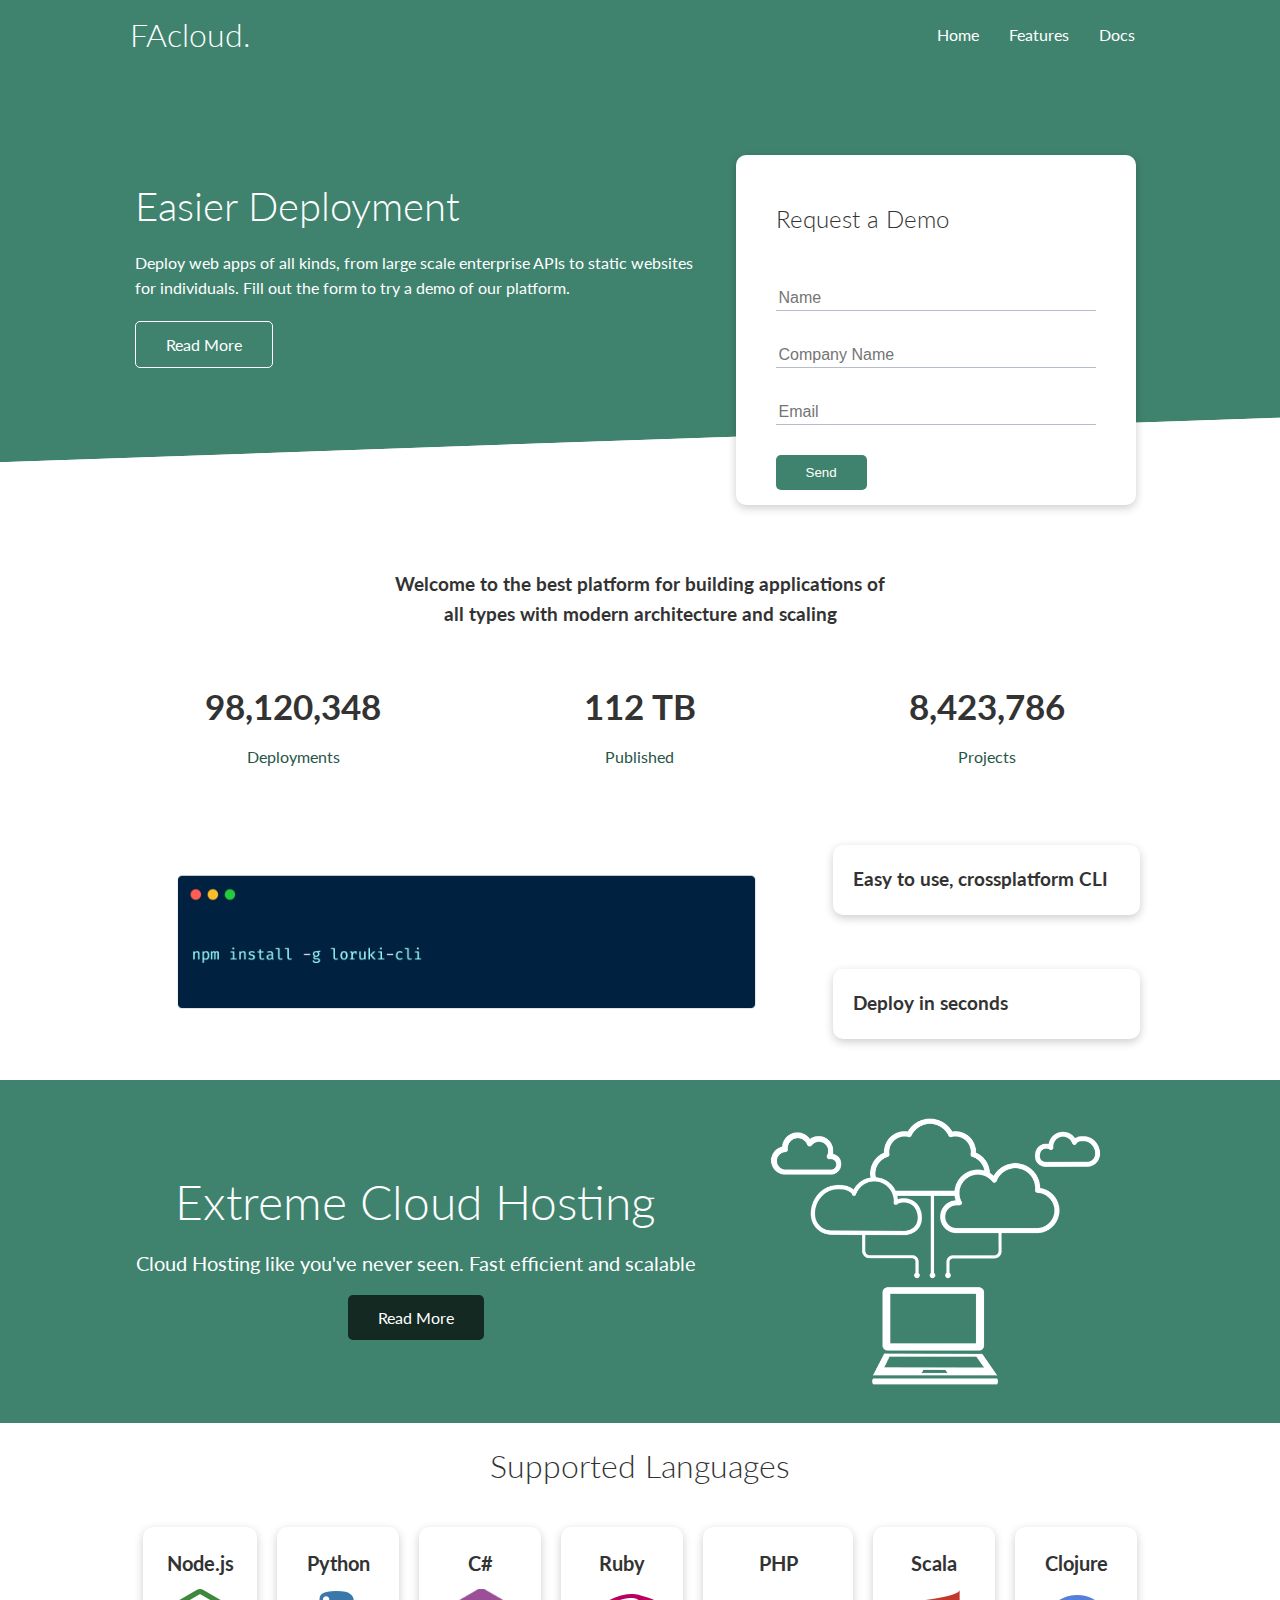
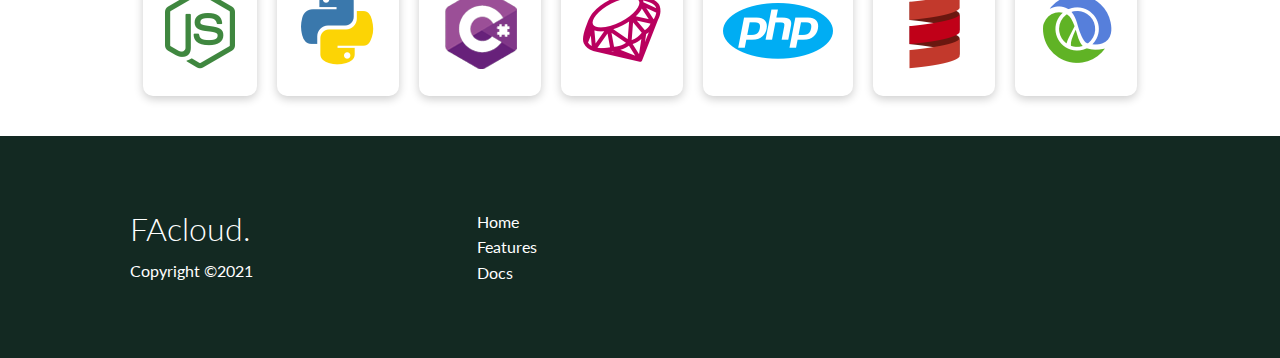
<file: index.html>
<!DOCTYPE html>
<html lang="en">
<head>
    <meta charset="utf-8">
    <meta name="viewport" content="width=device-width, initial-scale=1.0">
    <link rel="stylesheet" href="css/utilities.css">
    <link rel="stylesheet" href="css/style.css">
    <link rel="stylesheet" href="https://cdnjs.cloudflare.com/ajax/libs/font-awesome/6.0.0-beta2/css/all.min.css" 
    integrity="sha512-YWzhKL2whUzgiheMoBFwW8CKV4qpHQAEuvilg9FAn5VJUDwKZZxkJNuGM4XkWuk94WCrrwslk8yWNGmY1EduTA==" 
    crossorigin="anonymous" referrerpolicy="no-referrer" />
    <title>FAcloud | Cloud Hosting For Everyone</title>
</head>
<body>
    <!-- Navbar-->
    <div class="navbar">
        <div class="container flex">
            <h1 class="logo">FAcloud.</h1>
            <nav>
                <ul>
                    <li><a href="index.html">Home</a></li>
                    <li><a href="features.html">Features</a></li>
                    <li><a href="docs.html">Docs</a></li>
                </ul>
            </nav>
        </div>
    </div>

    <!-- Showcase -->
    <section class="showcase">
        <div class="container grid">
            <div class="showcase-text">
                <h1>Easier Deployment</h1>
                <p>Deploy web apps of all kinds, from large scale enterprise APIs to static websites for individuals. Fill out the form to try a demo of our platform.</p>
                <a href="features.html" class="btn btn-outline">Read More</a>
            </div>
        
            <div class="showcase-form card">
                <h2>Request a Demo</h2>
                <form name="contact" method="POST" netlify-honeypot="bot-field" data-netlify="true">
                    <input type="hidden" name="form-name" value="contact">
                    <p class="hidden">
                        <label>Don’t fill this out if you’re human: <input name="bot-field" /></label>
                      </p>
                    <div class="form-control">
                        <input type="text" name="name" placeholder="Name" required>
                    </div>
                    <div class="form-control">
                        <input type="text" name="company" placeholder="Company Name" required>
                    </div>
                    <div class="form-control">
                        <input type="email" name="email" placeholder="Email" required>
                    </div>
                    <input type="submit" value="Send" class="btn btn-primary">
                </form>
            </div>
        </div>
    </section>

    <!-- Stats -->
    <section class="stats">
        <div class="container">
            <h3 class="stats-heading text-center my-1">
                Welcome to the best platform for building applications of all types with modern architecture and scaling
            </h3>

            <div class="grid grid-3 text-center my-4">
                <div>
                    <i class="fas fa-server fa-3x"></i>
                    <h3>98,120,348</h3>
                    <p class="text-secondary">Deployments</p>
                </div>
                <div>
                    <i class="fas fa-upload fa-3x"></i>
                    <h3>112 TB</h3>
                    <p class="text-secondary">Published</p>
                </div>
                <div>
                    <i class="fas fa-project-diagram fa-3x"></i>
                    <h3>8,423,786</h3>
                    <p class="text-secondary">Projects</p>
                </div>
            </div>
        </div>
    </section>

    <!-- Cli -->
    <section class="cli">
        <div class="container grid">
            <img src="images/cli.png" alt="">
            <div class="card">
                <h3>Easy to use, crossplatform CLI</h3>
            </div>
            <div class="card">
                <h3>Deploy in seconds</h3>
            </div>
        </div>
    </section>

    <!-- Cloud -->
    <section class="cloud bg-primary my-2 py-2">
        <div class="container grid">
            <div class="text-center">
                <h2 class="lg">Extreme Cloud Hosting</h2>
                <p class="lead my-1">Cloud Hosting like you've never seen. Fast efficient and scalable</p>
                <a href="features.html" class="btn btn-dark">Read More</a>
            </div>
            <img src="images/cloud.png" alt="">
        </div>

    </section>

    <!-- Languages -->
    <section class="languages">
        <h2 class="md text-center my-2">
            Supported Languages
        </h2>
        <div class="container flex">
            <div class="card">
                <h4>Node.js</h4>
                <img src="images/logos/node.png" alt="">
            </div>
            <div class="card">
                <h4>Python</h4>
                <img src="images/logos/python.png" alt="">
              </div>
              <div class="card">
                <h4>C#</h4>
                <img src="images/logos/csharp.png" alt="">
              </div>
              <div class="card">
                <h4>Ruby</h4>
                <img src="images/logos/ruby.png" alt="">
              </div>
              <div class="card">
                <h4>PHP</h4>
                <img src="images/logos/php.png" alt="">
              </div>
              <div class="card">
                <h4>Scala</h4>
                <img src="images/logos/scala.png" alt="">
              </div>
              <div class="card">
                <h4>Clojure</h4>
                <img src="images/logos/clojure.png" alt="">
              </div>
        </div>
        
    </section>

    <!-- Footer -->
    <footer class="footer bg-dark py-5">
        <div class="container grid grid-3">
            <div>
                <h1>FAcloud.</h1>
                <p>Copyright &copy;2021</p>
            </div>
         <nav>
            <ul>
                <li><a href="index.html">Home</a></li>
                <li><a href="features.html">Features</a></li>
                <li><a href="docs.html">Docs</a></li>
            </ul>
         </nav>
            <div class="social">
                <a href="#"><i class="fab fa-github fa-2x"></i></a>
                <a href="#"><i class="fab fa-facebook fa-2x"></i></a>
                <a href="#"><i class="fab fa-instagram fa-2x"></i></a>
                <a href="#"><i class="fab fa-twitter fa-2x"></i></a>
            </div>
        </div>
    </footer>
</body>
</html>
</file>
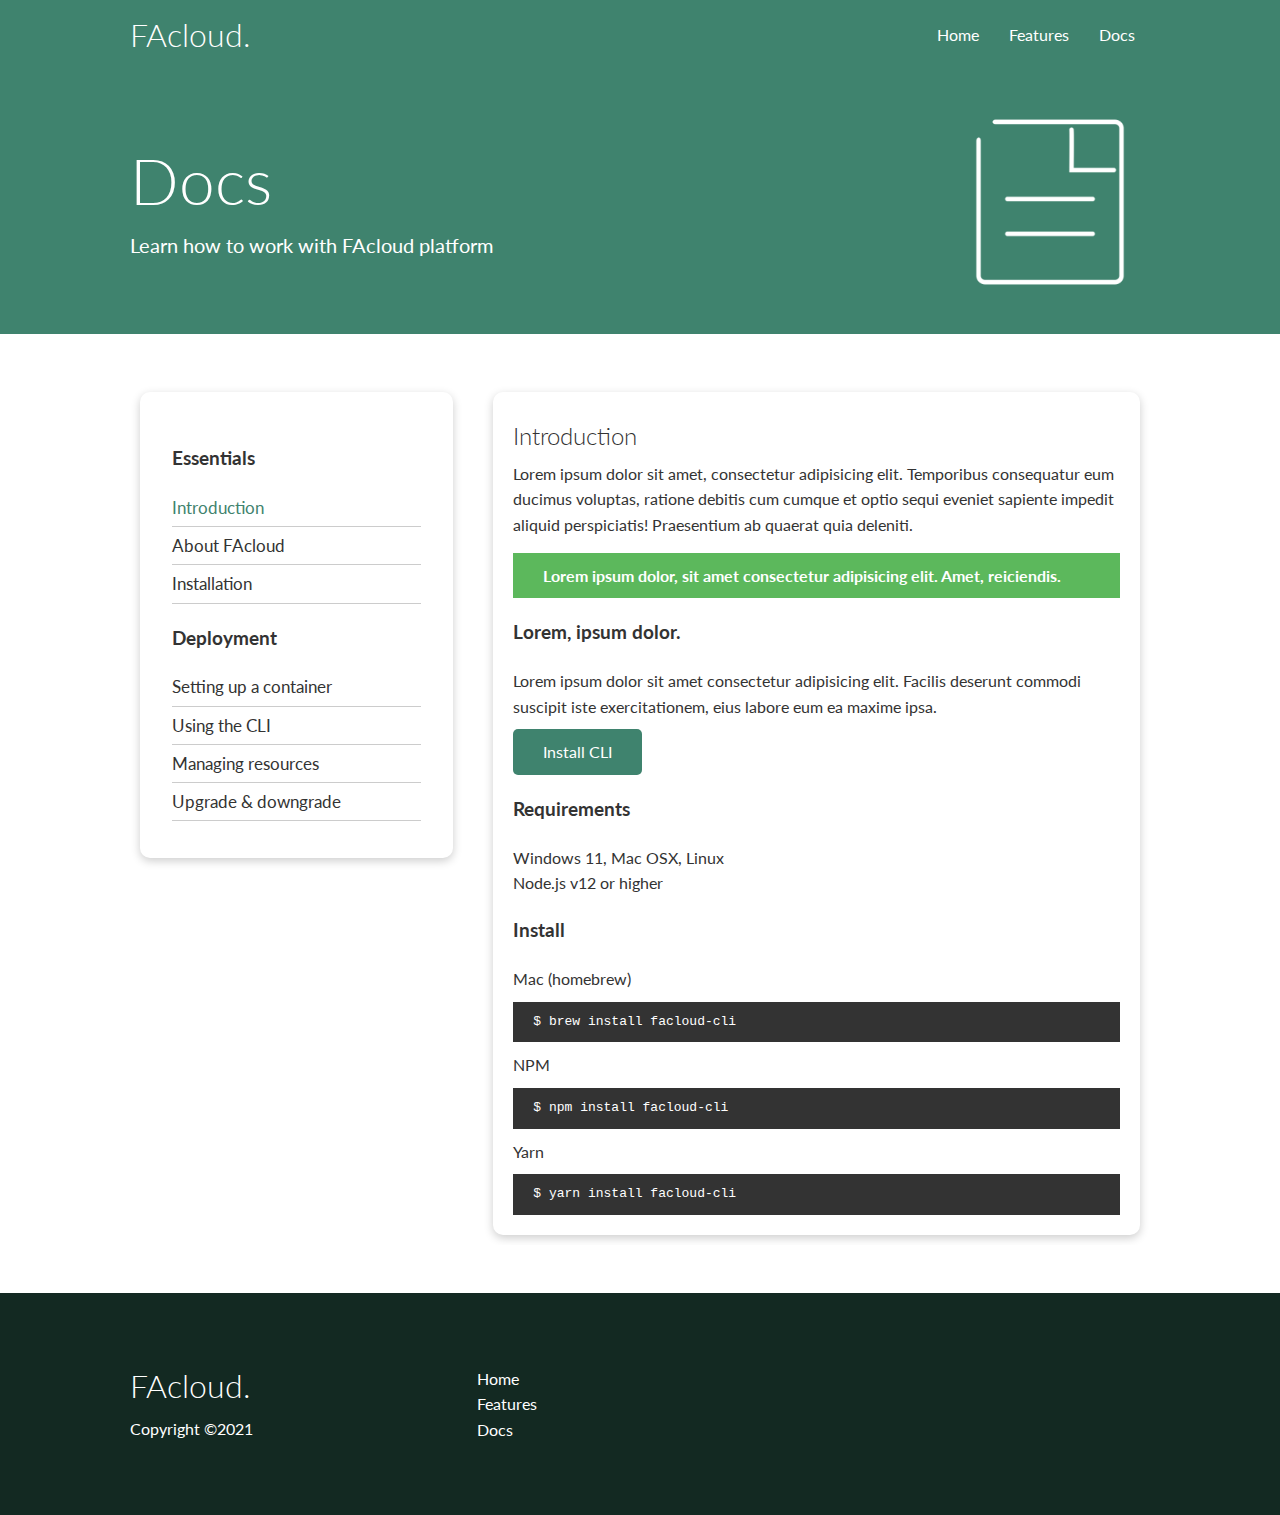
<file: docs.html>
<!DOCTYPE html>
<html lang="en">
<head>
    <meta charset="utf-8">
    <meta name="viewport" content="width=device-width, initial-scale=1.0">
    <link rel="stylesheet" href="css/utilities.css">
    <link rel="stylesheet" href="css/style.css">
    <link rel="stylesheet" href="https://cdnjs.cloudflare.com/ajax/libs/font-awesome/6.0.0-beta2/css/all.min.css" 
    integrity="sha512-YWzhKL2whUzgiheMoBFwW8CKV4qpHQAEuvilg9FAn5VJUDwKZZxkJNuGM4XkWuk94WCrrwslk8yWNGmY1EduTA==" 
    crossorigin="anonymous" referrerpolicy="no-referrer" />
    <title>FAcloud | Cloud Hosting For Everyone</title>
</head>
<body>
    <!-- Navbar-->
    <div class="navbar">
        <div class="container flex">
            <h1 class="logo">FAcloud.</h1>
            <nav>
                <ul>
                    <li><a href="index.html">Home</a></li>
                    <li><a href="features.html">Features</a></li>
                    <li><a href="docs.html">Docs</a></li>
                </ul>
            </nav>
        </div>
    </div>

    <!-- Head -->
    <section class="features-head bg-primary py-3">
        <div class="container grid">
            <div>
                <h1 class="xl">Docs</h1>
                <p class="lead"> Learn how to work with FAcloud platform</p>
            </div>
            <img src="images/docs.png" alt="">
        </div>
    </section>

    <!-- Docs Main -->
    <section class="docs-main my-4">
        <div class="container grid">
            <div class="card bg-lght p-3">
                <h3 class="my-2">Essentials</h3>
                <nav>
                    <ul>
                        <li><a class="text-primary" href="#">Introduction</a></li>
                        <li><a href="#">About FAcloud</a></li>
                        <li><a href="#">Installation</a></li>
                    </ul>
                </nav>

                <h3 class="my-2">Deployment</h3>
                <nav>
                    <ul>
                        <li><a href="#">Setting up a container</a></li>
                        <li><a href="#">Using the CLI</a></li>
                        <li><a href="#">Managing resources</a></li>
                        <li><a href="#">Upgrade & downgrade</a></li>
                    </ul>
                </nav>
            </div>

            <div class="card">
                <h2>Introduction</h2>
                <p>Lorem ipsum dolor sit amet, consectetur adipisicing elit. Temporibus consequatur eum ducimus voluptas, ratione debitis cum cumque et optio sequi eveniet sapiente impedit aliquid perspiciatis! Praesentium ab quaerat quia deleniti.</p>
                
                <div class="alert alert-success">
                    <i class="fas fa-info"></i> Lorem ipsum dolor, sit amet consectetur adipisicing elit. Amet, reiciendis.
                </div>

                <h3>Lorem, ipsum dolor.</h3>
                <p>Lorem ipsum dolor sit amet consectetur adipisicing elit. Facilis deserunt commodi suscipit iste exercitationem, eius labore eum ea maxime ipsa.</p>
                <a href="#" class="btn btn-primary">Install CLI</a>

                <h3>Requirements</h3>
                <ul>
                    <li>Windows 11, Mac OSX, Linux</li>
                    <li>Node.js v12 or higher</li>
                </ul>

                <h3>Install</h3>
                <p>Mac (homebrew)</p>
                <pre><code>$ brew install facloud-cli</code></pre>
                <p>NPM</p>
                <pre><code>$ npm install facloud-cli</code></pre>
                <p>Yarn</p>
                <pre><code>$ yarn install facloud-cli</code></pre>
            </div>
        </div>
    </section>

    <!-- Footer -->
    <footer class="footer bg-dark py-5">
        <div class="container grid grid-3">
            <div>
                <h1>FAcloud.</h1>
                <p>Copyright &copy;2021</p>
            </div>
         <nav>
            <ul>
                <li><a href="index.html">Home</a></li>
                <li><a href="features.html">Features</a></li>
                <li><a href="docs.html">Docs</a></li>
            </ul>
         </nav>
            <div class="social">
                <a href="#"><i class="fab fa-github fa-2x"></i></a>
                <a href="#"><i class="fab fa-facebook fa-2x"></i></a>
                <a href="#"><i class="fab fa-instagram fa-2x"></i></a>
                <a href="#"><i class="fab fa-twitter fa-2x"></i></a>
            </div>
        </div>
    </footer>
</body>
</html>
</file>
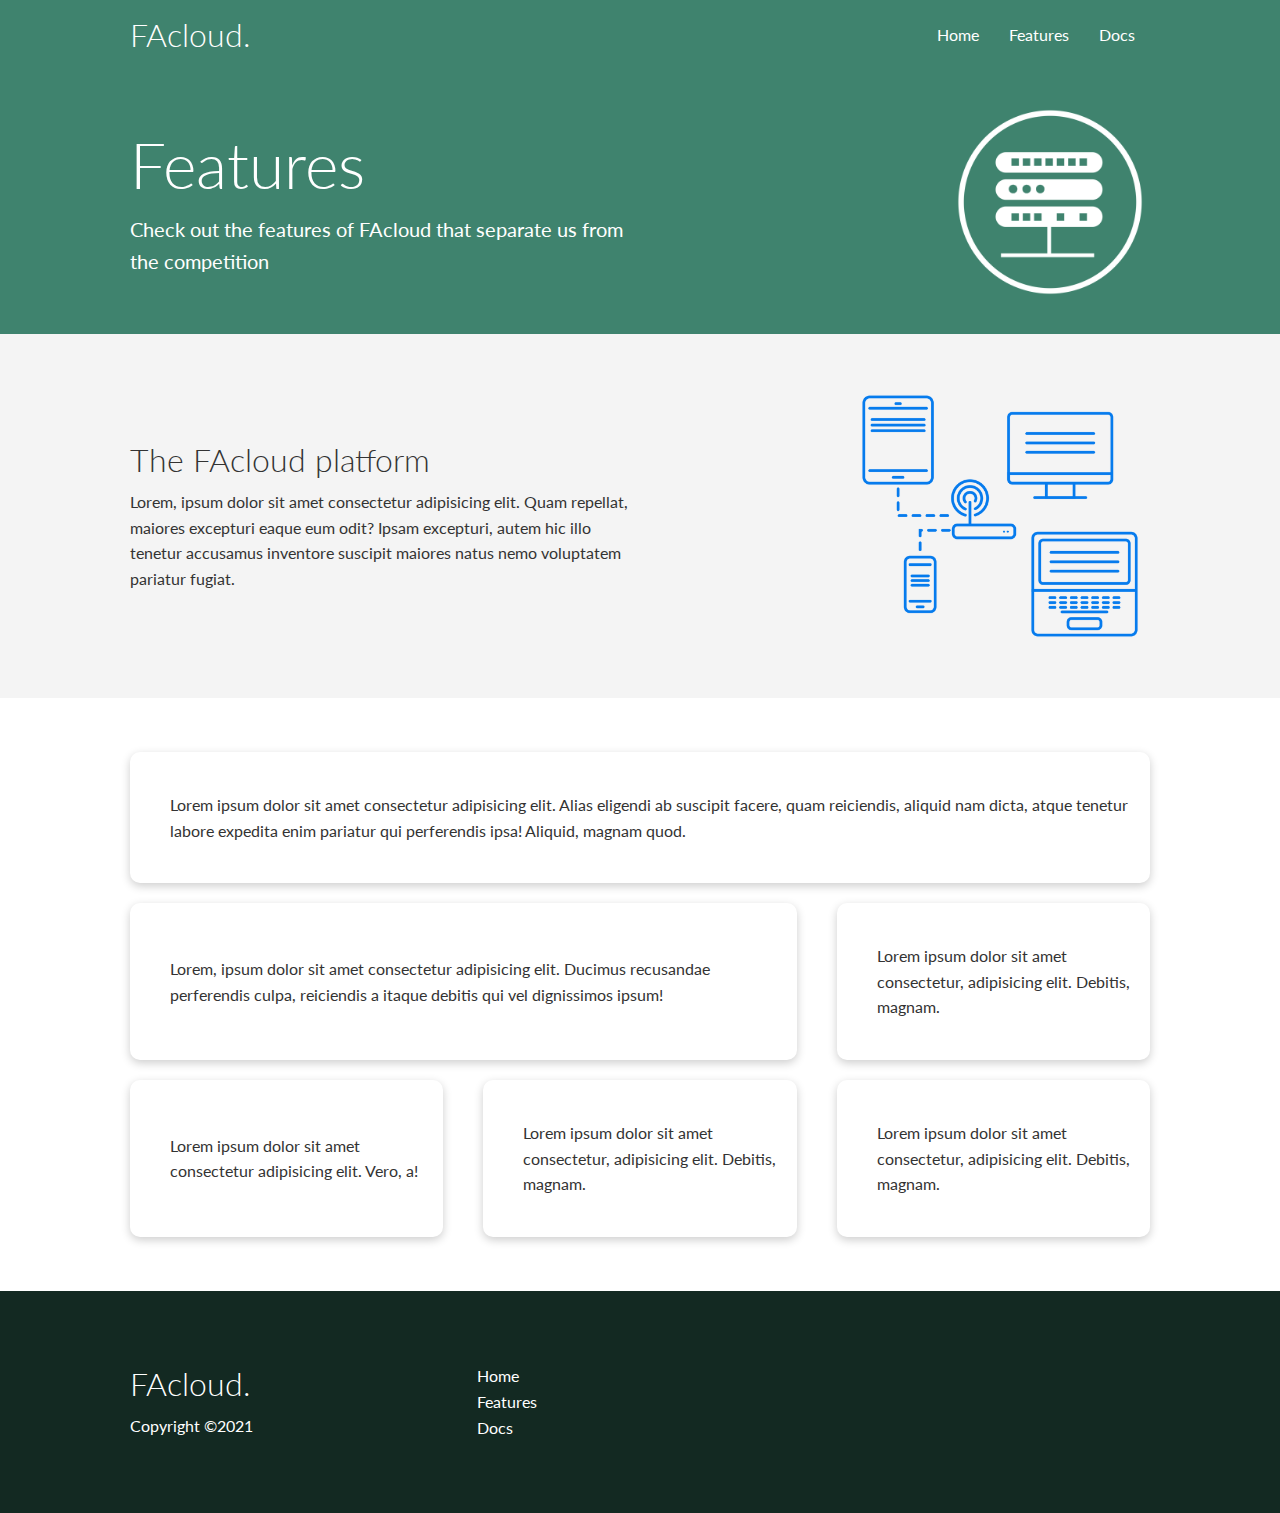
<file: features.html>
<!DOCTYPE html>
<html lang="en">
<head>
    <meta charset="utf-8">
    <meta name="viewport" content="width=device-width, initial-scale=1.0">
    <link rel="stylesheet" href="css/utilities.css">
    <link rel="stylesheet" href="css/style.css">
    <link rel="stylesheet" href="https://cdnjs.cloudflare.com/ajax/libs/font-awesome/6.0.0-beta2/css/all.min.css" 
    integrity="sha512-YWzhKL2whUzgiheMoBFwW8CKV4qpHQAEuvilg9FAn5VJUDwKZZxkJNuGM4XkWuk94WCrrwslk8yWNGmY1EduTA==" 
    crossorigin="anonymous" referrerpolicy="no-referrer" />
    <title>FAcloud | Cloud Hosting For Everyone</title>
</head>
<body>
    <!-- Navbar-->
    <div class="navbar">
        <div class="container flex">
            <h1 class="logo">FAcloud.</h1>
            <nav>
                <ul>
                    <li><a href="index.html">Home</a></li>
                    <li><a href="features.html">Features</a></li>
                    <li><a href="docs.html">Docs</a></li>
                </ul>
            </nav>
        </div>
    </div>

    <!-- Head -->
    <section class="features-head bg-primary py-3">
        <div class="container grid">
            <div>
                <h1 class="xl">Features</h1>
                <p class="lead"> Check out the features of FAcloud that separate us from the
                    competition</p>
            </div>
            <img src="images/server.png" alt="">
        </div>
    </section>

    <!-- Sub head -->
    <section class="features-sub-head bg-light py-3">
        <div class="container grid">
            <div>
                <h1 class="md">The FAcloud platform</h1>
                <p> Lorem, ipsum dolor sit amet consectetur adipisicing elit. Quam repellat, maiores excepturi eaque eum odit? Ipsam excepturi, autem hic illo tenetur accusamus inventore suscipit maiores natus nemo voluptatem pariatur fugiat.</p>
            </div>
        <img src="images/server2.png" alt="">
        </div>
    </section>

    <section class="features-main my-2">
        <div class="container grid grid-3">
            <div class="card flex">
                <i class="fas fa-server fa-3x"></i>
                <p>Lorem ipsum dolor sit amet consectetur adipisicing elit. Alias eligendi ab suscipit facere, quam reiciendis, aliquid nam dicta, atque tenetur labore expedita enim pariatur qui perferendis ipsa! Aliquid, magnam quod.
                    
                </p>
            </div>
            <div class="card flex">
                <i class="fas fa-network-wired fa-3x"></i>
                <p>
                    Lorem, ipsum dolor sit amet consectetur adipisicing elit. Ducimus
                    recusandae perferendis culpa, reiciendis a itaque debitis qui vel
                    dignissimos ipsum!
                </p>
            </div>
            <div class="card flex">
                <i class="fas fa-laptop-code fa-3x"></i>
                <p>
                    Lorem ipsum dolor sit amet consectetur, adipisicing elit. Debitis,
                    magnam.
                </p>
            </div>
            <div class="card flex">
                <i class="fas fa-database fa-3x"></i>
                <p>
                    Lorem ipsum dolor sit amet consectetur adipisicing elit. Vero, a!
                </p>
            </div>
            <div class="card flex">
                <i class="fas fa-power-off fa-3x"></i>
                <p>
                    Lorem ipsum dolor sit amet consectetur, adipisicing elit. Debitis,
                    magnam.
                </p>
            </div>
            <div class="card flex">
                <i class="fas fa-upload fa-3x"></i>
                <p>
                    Lorem ipsum dolor sit amet consectetur, adipisicing elit. Debitis,
                    magnam.
                </p>
            </div>
        </div>
    </section>

    <!-- Footer -->
    <footer class="footer bg-dark py-5">
        <div class="container grid grid-3">
            <div>
                <h1>FAcloud.</h1>
                <p>Copyright &copy;2021</p>
            </div>
         <nav>
            <ul>
                <li><a href="index.html">Home</a></li>
                <li><a href="features.html">Features</a></li>
                <li><a href="docs.html">Docs</a></li>
            </ul>
         </nav>
            <div class="social">
                <a href="#"><i class="fab fa-github fa-2x"></i></a>
                <a href="#"><i class="fab fa-facebook fa-2x"></i></a>
                <a href="#"><i class="fab fa-instagram fa-2x"></i></a>
                <a href="#"><i class="fab fa-twitter fa-2x"></i></a>
            </div>
        </div>
    </footer>
</body>
</html>
</file>
<file: css/utilities.css>
.container {
    max-width: 1100px;
    margin: 0 auto;
    overflow: auto;
    padding: 0 40px;
}

.card {
    background-color: #fff;
    color: #333;
    border-radius: 10px;
    box-shadow: 0 3px 10px rgba(0, 0, 0, 0.2);
    padding: 20px;
    margin: 10px;
}

.btn {
    display: inline-block;
    padding: 10px 30px;
    cursor: pointer;
    background: var(--primary-color);
    color:#fff;
    border: none;
    border-radius: 5px;
}

.btn-outline {
    background-color: transparent;
    border: 1px solid #fff;
}

.btn:hover {
    transform: scale(0.8)
}

/* Backgrounds & colored buttons */
.bg-primary,
.btn-primary {
    background-color: var(--primary-color);
    color:#fff;
}

.bg-secondary,
.btn-secondary {
    background-color: var(--secondary-color);
    color:#fff;
}

.bg-dark,
.btn-dark {
    background-color: var(--dark-color);
    color:#fff;
}

.bg-light,
.btn-light {
    background-color: var(--light-color);
    color:#333;
}

.bg-primary a,
.btn-primary a,
.bg-secondary a,
.btn-secondary a,
.bg-dark a,
.btn-dark a {
color: #fff;
}

/* Text colors */
.text-primary {
    color: var(--primary-color);
}

.text-secondary {
    color: var(--secondary-color);
}

.text-dark {
    color: var(--dark-color);
}

.text-light {
    color: var(--light-color);
}

/* Text Sizes */
.lead {
    font-size: 20px;
}

.sm {
    font-size: 1rem;
}

.md {
    font-size: 2rem;
}

.lg {
    font-size: 3rem;
}

.xl {
    font-size: 4rem;
}

.text-center {
    text-align: center;
}

/* Alert */
.alert {
    background-color: var(--light-color);
    padding: 10px 20px;
    font-weight: bold;
    margin: 15px 0;
}

.alert i {
    margin-right: 10px;
}

.alert-success {
    background-color: var(--succes-color);
    color:#fff;
}

.alert-error {
    background-color: var(--error-color);
    color:#fff;
}


.flex {
   display: flex; 
   justify-content: center;
   align-items: center;
   height: 100%;
}

.grid {
    display: grid;
    grid-template-columns: repeat(2, 1fr);
    gap: 20px;
    justify-content: center;
    align-items: center;
    height: 100%;
}

.grid-3 {
    grid-template-columns: repeat(3, 1fr);
}

/* Margin */
.my-1 {
    margin: 1rem 0;
}

.my-2 {
    margin: 1.5rem 0;
}

.my-3 {
    margin: 2rem 0;
}

.my-4 {
    margin: 3rem 0;
}

.my-5 {
    margin: 4rem 0;
}

.m-1 {
    margin: 1rem;
}

.m-2 {
    margin: 1.5rem;
}

.m-3 {
    margin: 2rem;
}

.m-4 {
    margin: 3rem;
}

.m-5 {
    margin: 4rem;
}

/* Paddings */
.py-1 {
    padding: 1rem 0;
}

.py-2 {
    padding: 1.5rem 0;
}

.py-3 {
    padding: 2rem 0;
}

.py-4 {
    padding: 3rem 0;
}

.py-5 {
    padding: 4rem 0;
}

.p-1 {
    padding: 1rem;
}

.p-2 {
    padding: 1.5rem;
}

.p-3 {
    padding: 2rem;
}

.p-4 {
    padding: 3rem;
}

.p-5 {
    padding: 4rem;
}
</file>
<file: css/style.css>
@import url('https://fonts.googleapis.com/css2?family=Lato:wght@300&display=swap');

:root {
    --primary-color: #3f836e;
    --secondary-color: #275547;
    --dark-color: #132922;
    --light-color: #f4f4f4;
    --succes-color: #5cb85c;
    --error-color: #d9534f;
}

* {
    box-sizing: border-box;
    padding: 0;
    margin: 0;
}

body {
    font-family: 'Lato', sans-serif;
    color: #333;
    line-height: 1.6;
}

ul {
    list-style-type: none;
}

a {
    text-decoration: none;
    color: #333;
}

h1, h2 {
    font-weight: 300;
    line-height: 1.2;
    margin: 10px 0;
}

p {
    margin: 10px 0;
}

img {
    width: 100%;
}

code, pre {
    background: #333;
    color:#fff;
    padding: 10px;
}

.hidden {
    visibility: hidden;
    height: 0;
}

/* Navbar */
.navbar {
    background-color: var(--primary-color);
    color: #fff;
    height: 70px;
}

.navbar ul {
    display: flex;
}

.navbar a {
    color: #fff;
    padding: 10px;
    margin: 0 5px;
}

.navbar a:hover {
    border-bottom: 2px #fff solid;
}

.navbar .flex {
    justify-content: space-between;
}

/* Showcase */
.showcase {
    height: 400px;
    background-color: var(--primary-color);
    color: #fff;
    position: relative;
}

.showcase h1 {
    font-size: 40px;
}

.showcase p {
    margin: 20px 0;
}

.showcase .grid {
    overflow: visible;
    grid-template-columns: 55% auto;
    gap: 30px;
}

.showcase-text {
    animation: slideInFromLeft 1s ease-in;
}

.showcase-form {
    position: relative;
    top: 60px;
    height: 350px;
    width: 400px;
    padding: 40px;
    z-index: 100;
    justify-self: flex-end;
    animation: slideInFromRight 1s ease-in;
}

.showcase-form .form-control {
    margin: 30px 0;
}

.showcase-form input[type='text'],
.showcase-form input[type='email'] {
    border: 0;
    border-bottom: 1px solid #b4becb;
    width: 100%;
    padding: 3px;
    font-size: 16px;
}

.showcase-form input:focus {
    outline: none;
}

.showcase::before,
.showcase::after {
    content: '';
    position: absolute;
    height: 100px;
    bottom: -70px;
    right: 0;
    left: 0;
    background: #fff;
    transform: skewY(-2deg);
    -webkit-transform: skewY(-2deg);
    -moz-transform: skewY(-2deg);
    -ms-transform: skewY(-2deg);
}

/* Stats */
.stats {
    padding-top: 100px;
    animation: slideInFromBottom 1s ease-in;
}

.stats-heading {
    max-width: 500px;
    margin: auto;
}

.stats .grid h3 {
    font-size: 35px;
}

.stats grid p {
    font-size: 20px;
    font-weight: bold;
}

/* CLI */
.cli .grid {
    grid-template-columns: repeat(3, 1fr);
    grid-template-rows: repeat(2, 1fr);
}

.cli .grid > *:first-child {
    grid-column: 1 / span 2;
    grid-row: 1 / span 2;
}

/* Cloud */

.cloud .grid {
    grid-template-columns: 4fr 3fr;
}

/* Languages */
.languages .flex {
    flex-wrap: wrap;
}

.languages .card {
    text-align: center;
    margin: 18px 10px 40px;
    transition: transform 0.2s ease-in;
}

.languages .card h4 {
    font-size: 20px;
    margin-bottom: 10px;
}

.languages .card:hover {
    transform: translateY(-15px);
}

/* Features */
.features-head img,
.docs-head img {
    width: 200px;
    justify-self: flex-end;
}

.features-sub-head img {
    width: 300px;
    justify-self: flex-end;
}

.features-main .card > i{
margin-right: 20px;
}

.features-main .grid {
    padding: 30px;
}

.features-main .grid > *:first-child {
    grid-column: 1 / span 3;
}

.features-main .grid > *:nth-child(2) {
    grid-column: 1 / span 2;
}

/* Docs */
.docs-main h3 {
    margin: 20px 0;
}

.docs-main .grid {
    grid-template-columns: 1fr 2fr;
    align-items: flex-start;
}

.docs-main nav li {
    font-size: 17px;
    padding-bottom: 5px;
    margin-bottom: 5px;
    border-bottom: 1px #ccc solid;
}

.docs-main a:hover {
    font-weight: bold;
}

/* Footer */
.footer .social a {
    margin: 0 10px;
}

/* Animations */
@keyframes slideInFromLeft {
    0% {
        transform: translateX(-100%);
    }

    100% {
        transform: translateX(0);
    }
}

@keyframes slideInFromRight {
    0% {
        transform: translateX(100%);
    }

    100% {
        transform: translateX(0);
    }
}

@keyframes slideInFromTop {
    0% {
        transform: translateY(-100%);
    }

    100% {
        transform: translateX(0);
    }
}

@keyframes slideInFromBottom {
    0% {
        transform: translateY(100%);
    }

    100% {
        transform: translateX(0);
    }
}

/* Tablet and under */
@media(max-width:768px) {
    .grid,
    .showcase .grid,
    .stats .grid,
    .cli .grid,
    .cloud .grid,
    .features-main .grid,
    .docs-main .grid{
        grid-template-columns: 1fr;
        grid-template-rows: 1fr;
    }

    .showcase {
        height: auto;
    }

    .showcase-text {
        text-align: center;
        margin: 40px;
        animation: slideInFromTop 1s ease-in;
    }

    .showcase-form {
        justify-self: center;
        margin: auto;
        animation: slideInFromBottom 1s ease-in;
    }

    .cli .grid > *:first-child {
        grid-column: 1;
        grid-row: 1;
    }

    .features-head,
    .features-sub-head,
    .docs-head {
        text-align: center;
    }

    .features-head img,
    .features-sub-head img,
    .docs-head img {
        justify-self: center;
    }

    .features-main .grid > *:first-child,
    .features-main .grid > *:nth-child(2) {
        grid-column: 1;
    }

}

/* Mobile */
@media(max-width:500px) {
    .navbar {
        height: 110px;
    }

    .navbar .flex {
        flex-direction: column;
    }

    .navbar ul {
        padding: 10px;
        background-color: rgba(0, 0, 0, 0.1);
    }
}
</file>
